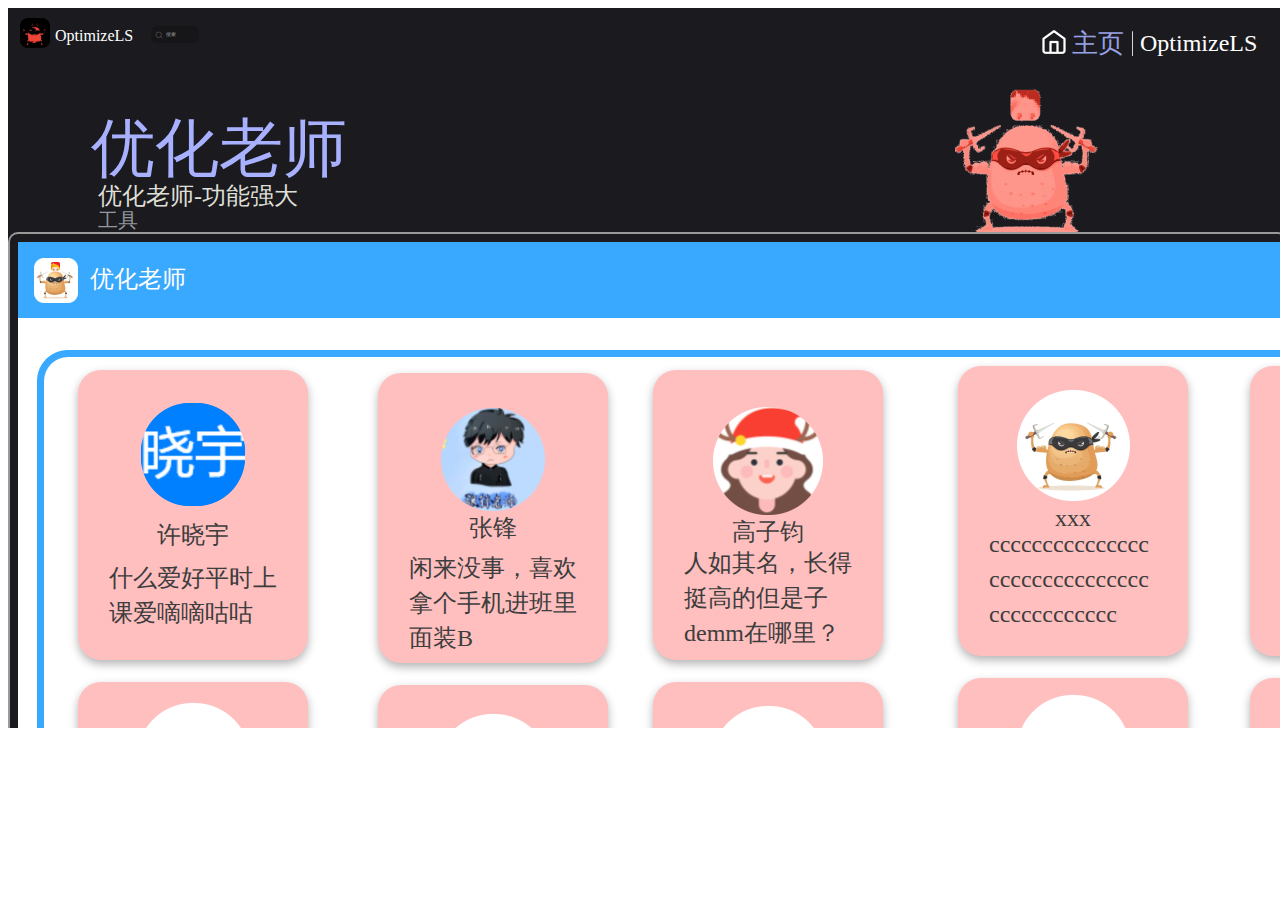
<file: index.html>
<!DOCTYPE html>
<html lang="en">
  <head>
    <meta charset="UTF-8" />
    <meta name="viewport" content="width=device-width, initial-scale=1.0" />
    <title>OptimizeLS</title>
    <script src="./flexible.js"></script>
    <link rel="stylesheet" type="text/css" href="./common.css" />
    <link rel="stylesheet" type="text/css" href="./index.css" />
  </head>
  <body>
    <div class="page flex-col">
      <div class="section_1 flex-col">
        <div class="box_7 flex-row">
          <img
            class="label_1"
            referrerpolicy="no-referrer"
            src="./img/MasterDDSSlicePNG61196508d5ce9a339cc778c1efe3ca88.png"
          />
          <span class="text_1">OptimizeLS</span>
          <div class="box_2 flex-row">
            <img
              class="thumbnail_1"
              referrerpolicy="no-referrer"
              src="./img/MasterDDSSlicePNGb3173628e06ffb6c65eb743d153c257d.png"
            />
            <span class="text_2">搜索</span>
          </div>
          <img
            class="label_2"
            referrerpolicy="no-referrer"
            src="./img/MasterDDSSlicePNG5574c4e1a16e344d16097f1ae9e3f90b.png"
          />
          <span class="text_3">主页</span>
          <div class="box_3 flex-col"></div>
          <span class="text_4">OptimizeLS</span>
        </div>
        <div class="box_8 flex-row justify-between">
          <div class="text-wrapper_2 flex-col">
            <span class="text_5">优化老师</span>
            <span class="text_6">优化老师-功能强大</span>
            <span class="text_7">工具</span>
          </div>
          <img
            class="image_1"
            referrerpolicy="no-referrer"
            src="./img/MasterDDSSlicePNG7e8eb34f3d48727c7c8765f5edb376ec.png"
          />
        </div>
        <iframe src="./home/index.html" width="100%" height="900px" style="border-radius: 10px"></iframe>
      </div>
    </div>
  </body>
</html>
</file>
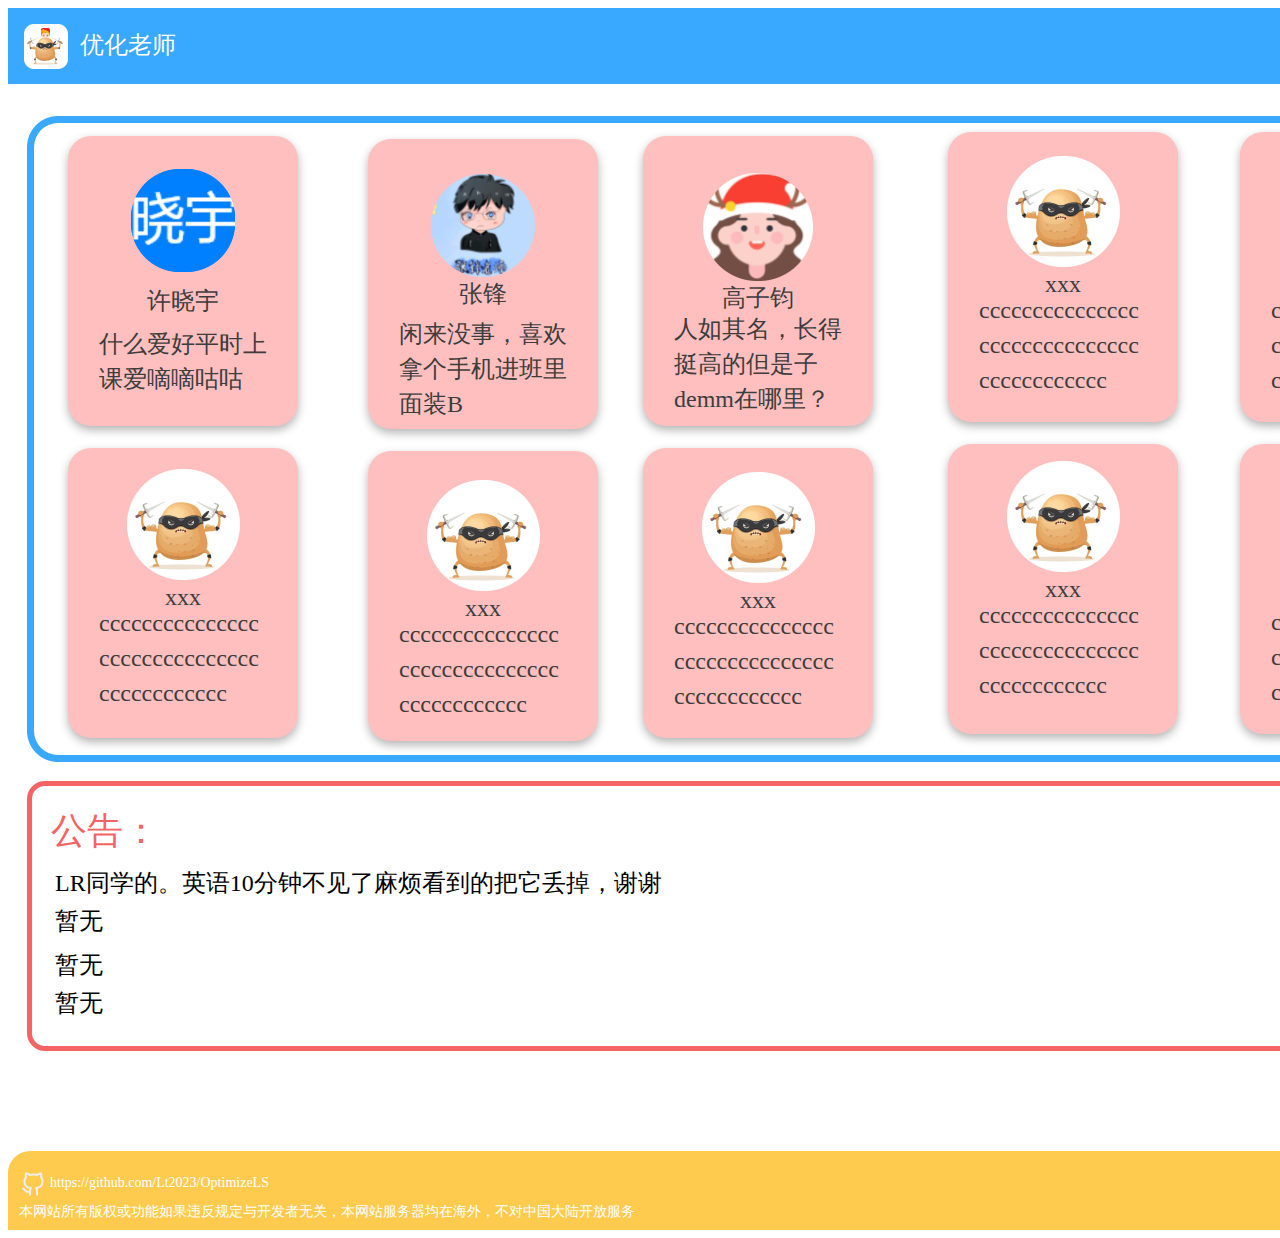
<file: home/index.html>
<!DOCTYPE html>
<html lang="en">
  <head>
    <meta charset="UTF-8" />
    <meta name="viewport" content="width=device-width, initial-scale=1.0" />
    <title>优化老师</title>
    <script src="./flexible.js"></script>
    <link rel="stylesheet" type="text/css" href="./common.css" />
    <link rel="stylesheet" type="text/css" href="./index.css" />
  </head>
  <body>
    <div class="page flex-col">
      <div class="block_1 flex-row">
        <div class="box_1 flex-col">
          <div class="box_2 flex-row">
            <img
              class="label_1"
              referrerpolicy="no-referrer"
              src="./img/MasterDDSSlicePNGf306193b92acd45a843b1a2a996961ad.png"
            />
            <span class="text_1">优化老师</span>
            <div class="text-wrapper_1 flex-col">
              <a href="https://xn--30q173apr0a3tn.xn--6qq986bm4cjwp.top/身份证.html">
                <span class="text_2">身份证</span>
              </a>
            </div>
            <div class="text-wrapper_2 flex-col">
              <a href="https://xn--30q173apr0a3tn.xn--6qq986bm4cjwp.top/短信轰炸.html">
                <span class="text_3">短信轰炸</span>
              </a>
            </div>
            <div class="image-wrapper_1 flex-col">
              <img
                class="label_2"
                referrerpolicy="no-referrer"
                src="./img/MasterDDSSlicePNG4623695de100ef14ca40a2916b3d5f7e.png"
              />
            </div>
          </div>
          <div class="box_3 flex-col">
            <div class="box_4 flex-row">
              <div class="block_2 flex-col">
                <div class="image-wrapper_2 flex-col">
                  <img
                    class="image_1"
                    referrerpolicy="no-referrer"
                    src="./img/MasterDDSSlicePNG2819edf65abf5136725cf8bbf908f377.png"
                  />
                </div>
                <span class="text_4">许晓宇</span>
                <span class="text_5">什么爱好平时上课爱嘀嘀咕咕</span>
              </div>
              <div class="block_3 flex-col">
                <img
                  class="image_2"
                  referrerpolicy="no-referrer"
                  src="./img/MasterDDSSlicePNGd9b95423074a513bf6288f55c065c43c.png"
                />
                <span class="text_6">张锋</span>
                <span class="text_7">闲来没事，喜欢拿个手机进班里面装B</span>
              </div>
              <div class="block_4 flex-col">
                <img
                  class="image_3"
                  referrerpolicy="no-referrer"
                  src="./img/MasterDDSSlicePNG32ceba9ed7178c16356b5e32acd96058.png"
                />
                <span class="text_8">
                  人如其名，长得挺高的但是子demm在哪里？
                </span>
                <span class="text_9">高子钧</span>
              </div>
              <div class="block_5 flex-col">
                <img
                  class="image_4"
                  referrerpolicy="no-referrer"
                  src="./img/MasterDDSSlicePNG52a43a46f01b401b48987fe6b00e42a2.png"
                />
                <span class="text_10">
                  cccccccccccccccccccccccccccccccccccccccccc
                </span>
                <span class="text_11">xxx</span>
              </div>
              <div class="block_6 flex-col">
                <img
                  class="image_5"
                  referrerpolicy="no-referrer"
                  src="./img/MasterDDSSlicePNG52a43a46f01b401b48987fe6b00e42a2.png"
                />
                <span class="text_12">
                  cccccccccccccccccccccccccccccccccccccccccc
                </span>
                <span class="text_13">xxx</span>
              </div>
              <div class="block_7 flex-col">
                <img
                  class="image_6"
                  referrerpolicy="no-referrer"
                  src="./img/MasterDDSSlicePNG52a43a46f01b401b48987fe6b00e42a2.png"
                />
                <span class="text_14">
                  cccccccccccccccccccccccccccccccccccccccccc
                </span>
                <span class="text_15">xxx</span>
              </div>
              <div class="block_8 flex-col">
                <img
                  class="image_7"
                  referrerpolicy="no-referrer"
                  src="./img/MasterDDSSlicePNG52a43a46f01b401b48987fe6b00e42a2.png"
                />
                <span class="text_16">
                  cccccccccccccccccccccccccccccccccccccccccc
                </span>
                <span class="text_17">xxx</span>
              </div>
            </div>
            <div class="box_5 flex-row">
              <div class="box_6 flex-row">
                <div class="image-text_1 flex-col justify-between">
                  <img
                    class="image_8"
                    referrerpolicy="no-referrer"
                    src="./img/MasterDDSSlicePNG52a43a46f01b401b48987fe6b00e42a2.png"
                  />
                  <div class="text-group_1 flex-col">
                    <span class="text_18">
                      cccccccccccccccccccccccccccccccccccccccccc
                    </span>
                    <span class="text_19">xxx</span>
                  </div>
                </div>
              </div>
              <div class="box_7 flex-row">
                <div class="image-text_2 flex-col justify-between">
                  <img
                    class="image_9"
                    referrerpolicy="no-referrer"
                    src="./img/MasterDDSSlicePNG52a43a46f01b401b48987fe6b00e42a2.png"
                  />
                  <div class="text-group_2 flex-col">
                    <span class="text_20">
                      cccccccccccccccccccccccccccccccccccccccccc
                    </span>
                    <span class="text_21">xxx</span>
                  </div>
                </div>
              </div>
              <div class="box_8 flex-row">
                <div class="image-text_3 flex-col justify-between">
                  <img
                    class="image_10"
                    referrerpolicy="no-referrer"
                    src="./img/MasterDDSSlicePNG52a43a46f01b401b48987fe6b00e42a2.png"
                  />
                  <div class="text-group_3 flex-col">
                    <span class="text_22">
                      cccccccccccccccccccccccccccccccccccccccccc
                    </span>
                    <span class="text_23">xxx</span>
                  </div>
                </div>
              </div>
              <div class="box_9 flex-row">
                <div class="image-text_4 flex-col justify-between">
                  <img
                    class="image_11"
                    referrerpolicy="no-referrer"
                    src="./img/MasterDDSSlicePNG52a43a46f01b401b48987fe6b00e42a2.png"
                  />
                  <div class="text-group_4 flex-col">
                    <span class="text_24">
                      cccccccccccccccccccccccccccccccccccccccccc
                    </span>
                    <span class="text_25">xxx</span>
                  </div>
                </div>
              </div>
              <div class="box_10 flex-row">
                <div class="image-text_5 flex-col justify-between">
                  <img
                    class="image_12"
                    referrerpolicy="no-referrer"
                    src="./img/MasterDDSSlicePNG52a43a46f01b401b48987fe6b00e42a2.png"
                  />
                  <div class="text-group_5 flex-col">
                    <span class="text_26">
                      cccccccccccccccccccccccccccccccccccccccccc
                    </span>
                    <span class="text_27">xxx</span>
                  </div>
                </div>
              </div>
              <div class="box_11 flex-row">
                <div class="image-text_6 flex-col justify-between">
                  <img
                    class="image_13"
                    referrerpolicy="no-referrer"
                    src="./img/MasterDDSSlicePNG52a43a46f01b401b48987fe6b00e42a2.png"
                  />
                  <div class="text-group_6 flex-col">
                    <span class="text_28">
                      cccccccccccccccccccccccccccccccccccccccccc
                    </span>
                    <span class="text_29">xxx</span>
                  </div>
                </div>
              </div>
              <div class="box_12 flex-row">
                <div class="image-text_7 flex-col justify-between">
                  <img
                    class="image_14"
                    referrerpolicy="no-referrer"
                    src="./img/MasterDDSSlicePNG52a43a46f01b401b48987fe6b00e42a2.png"
                  />
                  <div class="text-group_7 flex-col">
                    <span class="text_30">
                      cccccccccccccccccccccccccccccccccccccccccc
                    </span>
                    <span class="text_31">xxx</span>
                  </div>
                </div>
              </div>
            </div>
          </div>
          <div class="text-wrapper_3 flex-col">
            <span class="text_32">公告：</span>
            <span class="text_33">
              LR同学的。英语10分钟不见了麻烦看到的把它丢掉，谢谢
            </span>
            <span class="text_34">暂无</span>
            <span class="text_35">暂无</span>
            <span class="text_36">暂无</span>
          </div>
        </div>
        <div class="box_13 flex-row">
          <div class="block_9 flex-col justify-between">
            <div class="block_10 flex-row justify-between">
              <img
                class="label_3"
                referrerpolicy="no-referrer"
                src="./img/MasterDDSSlicePNGe6df65eb237d79af42f75e2aabd66a6b.png"
              />
              <span class="text_37">https://github.com/Lt2023/OptimizeLS</span>
            </div>
            <span class="text_38">
              本网站所有版权或功能如果违反规定与开发者无关，本网站服务器均在海外，不对中国大陆开放服务
            </span>
          </div>
          <div class="text-wrapper_4 flex-col">
            <span class="paragraph_1">
              搜索傻逼同学/老师
              <br />
              ？
            </span>
          </div>
        </div>
      </div>
    </div>
  </body>
</html>
</file>
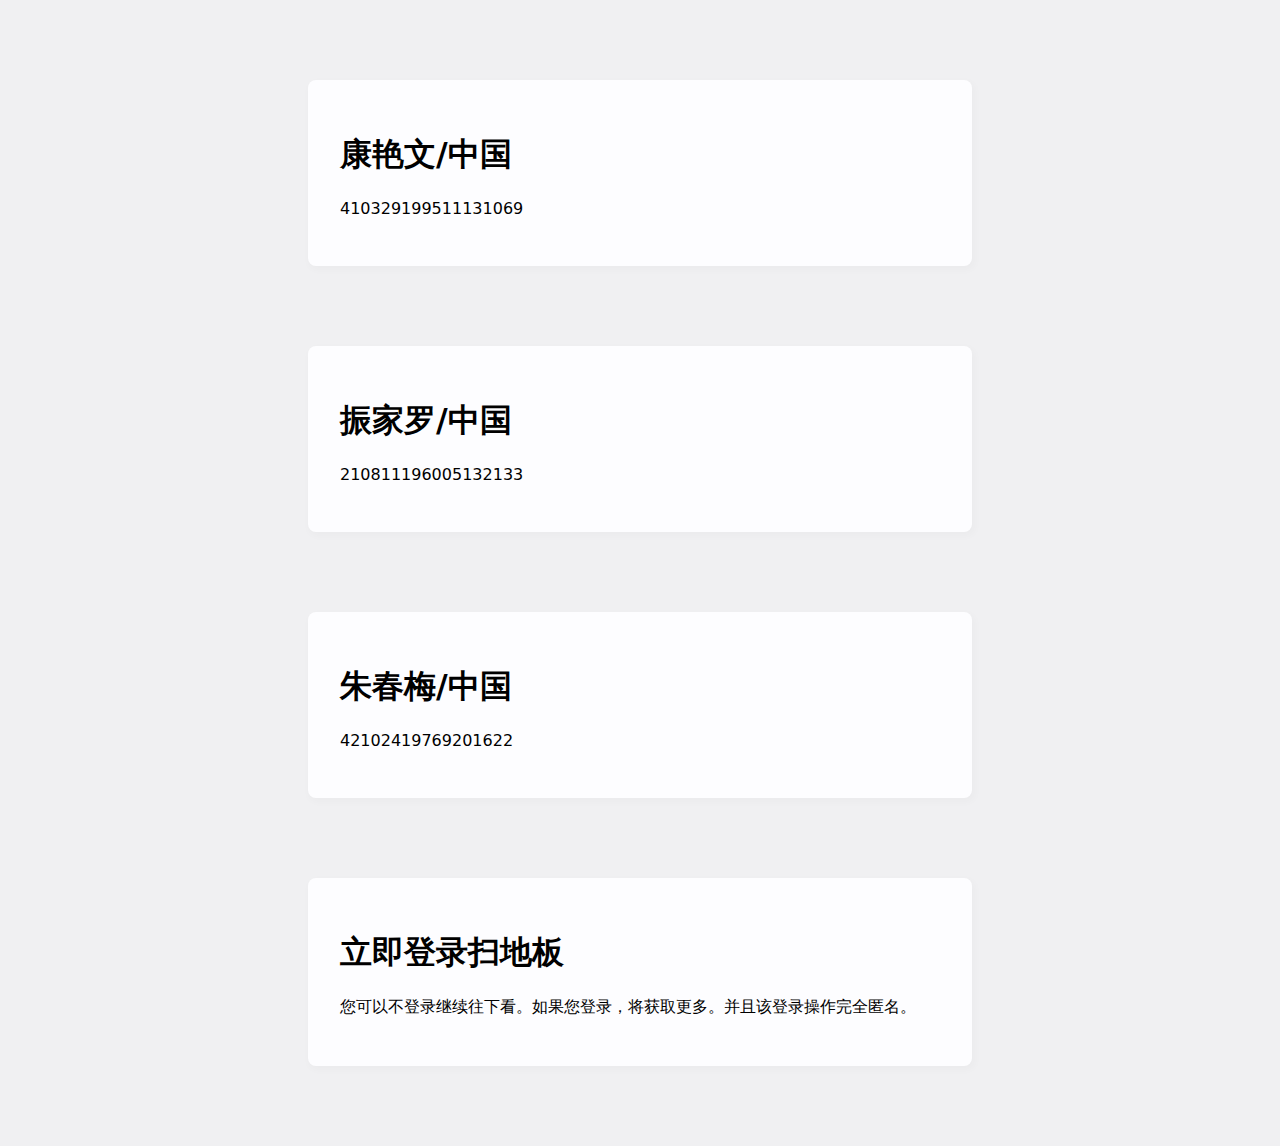
<file: 身份证.html>
<!doctype html>
<html>
<head>
    <title>免费身份证</title>

    <meta charset="utf-8" />
    <meta http-equiv="Content-type" content="text/html; charset=utf-8" />
    <meta name="viewport" content="width=device-width, initial-scale=1" />
    <style type="text/css">
    body {
        background-color: #f0f0f2;
        margin: 0;
        padding: 0;
        font-family: -apple-system, system-ui, BlinkMacSystemFont, "Segoe UI", "Open Sans", "Helvetica Neue", Helvetica, Arial, sans-serif;
        
    }
    div {
        width: 600px;
        margin: 5em auto;
        padding: 2em;
        background-color: #fdfdff;
        border-radius: 0.5em;
        box-shadow: 2px 3px 7px 2px rgba(0,0,0,0.02);
    }
    a:link, a:visited {
        color: #38488f;
        text-decoration: none;
    }
    @media (max-width: 700px) {
        div {
            margin: 0 auto;
            width: auto;
        }
    }
    </style>    
</head>

<body>
<div>
    <h1>康艳文/中国</h1>
    <p>410329199511131069</p>
</div>
<div>
    <h1>振家罗/中国</h1>
    <p>210811196005132133</p>
</div>
<div>
    <h1>朱春梅/中国</h1>
    <p>42102419769201622</p>
</div>
<div>
    <h1>立即登录扫地板</h1>
    <p>您可以不登录继续往下看。如果您登录，将获取更多。并且该登录操作完全匿名。</p>
</div>
</body>
</html>
</file>
<file: common.css>
body * {
  box-sizing: border-box;
  flex-shrink: 0;
}
body {
  font-family: PingFangSC-Regular, Roboto, Helvetica Neue, Helvetica, Tahoma,
    Arial, PingFang SC-Light, Microsoft YaHei;
}
input {
  background-color: transparent;
  border: 0;
}
button {
  margin: 0;
  padding: 0;
  border: 1px solid transparent;
  outline: none;
  background-color: transparent;
}

button:active {
  opacity: 0.6;
}
.flex-col {
  display: flex;
  flex-direction: column;
}
.flex-row {
  display: flex;
  flex-direction: row;
}
.justify-start {
  display: flex;
  justify-content: flex-start;
}
.justify-center {
  display: flex;
  justify-content: center;
}

.justify-end {
  display: flex;
  justify-content: flex-end;
}
.justify-evenly {
  display: flex;
  justify-content: space-evenly;
}
.justify-around {
  display: flex;
  justify-content: space-around;
}
.justify-between {
  display: flex;
  justify-content: space-between;
}
.align-start {
  display: flex;
  align-items: flex-start;
}
.align-center {
  display: flex;
  align-items: center;
}
.align-end {
  display: flex;
  align-items: flex-end;
}
</file>
<file: index.css>
.page {
  position: relative;
  width: 1280px;
  height: 720px;
  overflow: hidden;
}

.section_1 {
  background-color: rgba(27, 27, 31, 1);
  height: 720px;
  width: 1280px;
}

.box_7 {
  width: 1245px;
  height: 41px;
  margin: 10px 0 0 12px;
}

.label_1 {
  width: 30px;
  height: 30px;
}

.text_1 {
  width: 84px;
  height: 19px;
  overflow-wrap: break-word;
  color: rgba(255, 255, 255, 1);
  font-size: 16px;
  font-family: HarmonyOS Sans SC-Regular;
  font-weight: NaN;
  text-align: left;
  white-space: nowrap;
  line-height: 19px;
  margin: 8px 0 0 5px;
}

.box_2 {
  background-color: rgba(22, 22, 24, 1);
  border-radius: 6px;
  width: 48px;
  height: 17px;
  margin: 8px 0 0 12px;
}

.thumbnail_1 {
  width: 8px;
  height: 8px;
  margin: 5px 0 0 4px;
}

.text_2 {
  width: 10px;
  height: 6px;
  overflow-wrap: break-word;
  color: rgba(148, 148, 155, 1);
  font-size: 5px;
  font-family: HarmonyOS Sans SC-Regular;
  font-weight: NaN;
  text-align: left;
  white-space: nowrap;
  line-height: 6px;
  margin: 6px 23px 0 3px;
}

.label_2 {
  width: 28px;
  height: 26px;
  margin: 11px 0 0 841px;
}

.text_3 {
  width: 52px;
  height: 30px;
  overflow-wrap: break-word;
  color: rgba(153, 161, 230, 1);
  font-size: 26px;
  font-family: HarmonyOS Sans SC-Regular;
  font-weight: NaN;
  text-align: left;
  white-space: nowrap;
  line-height: 30px;
  margin: 11px 0 0 4px;
}

.box_3 {
  background-color: rgba(216, 216, 216, 1);
  border-radius: 765px;
  width: 1px;
  height: 25px;
  margin: 13px 0 0 8px;
}

.text_4 {
  width: 125px;
  height: 28px;
  overflow-wrap: break-word;
  color: rgba(255, 255, 255, 1);
  font-size: 24px;
  font-family: HarmonyOS Sans SC-Regular;
  font-weight: NaN;
  text-align: left;
  white-space: nowrap;
  line-height: 28px;
  margin: 11px 0 0 7px;
}

.box_8 {
  width: 1007px;
  height: 147px;
  margin: 26px 0 0 83px;
}

.text-wrapper_2 {
  width: 256px;
  height: 121px;
  margin-top: 26px;
}

.text_5 {
  width: 256px;
  height: 75px;
  overflow-wrap: break-word;
  color: rgba(168, 177, 255, 1);
  font-size: 64px;
  font-family: HarmonyOS Sans SC-Regular;
  font-weight: NaN;
  text-align: left;
  white-space: nowrap;
  line-height: 75px;
}

.text_6 {
  width: 204px;
  height: 28px;
  overflow-wrap: break-word;
  color: rgba(223, 223, 214, 1);
  font-size: 24px;
  font-family: HarmonyOS Sans SC-Regular;
  font-weight: NaN;
  text-align: left;
  white-space: nowrap;
  line-height: 28px;
  margin: -4px 0 0 7px;
}

.text_7 {
  width: 40px;
  height: 23px;
  overflow-wrap: break-word;
  color: rgba(149, 151, 159, 1);
  font-size: 20px;
  font-family: HarmonyOS Sans SC-Regular;
  font-weight: NaN;
  text-align: left;
  white-space: nowrap;
  line-height: 23px;
  margin: -1px 0 0 7px;
}

.image_1 {
  width: 143px;
  height: 147px;
}

.box_9 {
  width: 1195px;
  height: 435px;
  margin: 30px 0 31px 43px;
}

.box_6 {
  background-color: rgba(255, 255, 255, 1);
  border-radius: 16px;
  width: 1195px;
  height: 435px;
}
</file>
<file: home/common.css>
body * {
  box-sizing: border-box;
  flex-shrink: 0;
}
body {
  font-family: PingFangSC-Regular, Roboto, Helvetica Neue, Helvetica, Tahoma,
    Arial, PingFang SC-Light, Microsoft YaHei;
}
input {
  background-color: transparent;
  border: 0;
}
button {
  margin: 0;
  padding: 0;
  border: 1px solid transparent;
  outline: none;
  background-color: transparent;
}

button:active {
  opacity: 0.6;
}
.flex-col {
  display: flex;
  flex-direction: column;
}
.flex-row {
  display: flex;
  flex-direction: row;
}
.justify-start {
  display: flex;
  justify-content: flex-start;
}
.justify-center {
  display: flex;
  justify-content: center;
}

.justify-end {
  display: flex;
  justify-content: flex-end;
}
.justify-evenly {
  display: flex;
  justify-content: space-evenly;
}
.justify-around {
  display: flex;
  justify-content: space-around;
}
.justify-between {
  display: flex;
  justify-content: space-between;
}
.align-start {
  display: flex;
  align-items: flex-start;
}
.align-center {
  display: flex;
  align-items: center;
}
.align-end {
  display: flex;
  align-items: flex-end;
}
</file>
<file: home/index.css>
.page {
  position: relative;
  width: 2156px;
  height: 1222px;
  overflow: hidden;
}

.block_1 {
  background-color: rgba(255, 255, 255, 1);
  width: 2156px;
  height: 1222px;
}

.box_1 {
  width: 2156px;
  height: 1144px;
}

.box_2 {
  background-color: rgba(57, 168, 255, 1);
  width: 2156px;
  height: 76px;
}

.label_1 {
  width: 44px;
  height: 45px;
  margin: 16px 0 0 16px;
}

.text_1 {
  width: 96px;
  height: 35px;
  overflow-wrap: break-word;
  color: rgba(255, 255, 255, 1);
  font-size: 24px;
  font-family: Source Han Sans-Regular;
  font-weight: NaN;
  text-align: left;
  white-space: nowrap;
  line-height: 35px;
  margin: 20px 0 0 12px;
}

.text-wrapper_1 {
  background-color: rgba(61, 61, 61, 1);
  border-radius: 16px;
  height: 45px;
  width: 90px;
  margin: 13px 0 0 1672px;
}

.text_2 {
  width: 54px;
  height: 26px;
  overflow-wrap: break-word;
  color: rgba(255, 255, 255, 1);
  font-size: 18px;
  font-family: Source Han Sans-Regular;
  font-weight: NaN;
  text-align: left;
  white-space: nowrap;
  line-height: 26px;
  margin: 9px 0 0 18px;
}

.text-wrapper_2 {
  background-color: rgba(245, 100, 100, 1);
  border-radius: 16px;
  height: 45px;
  width: 90px;
  margin: 13px 0 0 13px;
}

.text_3 {
  width: 72px;
  height: 26px;
  overflow-wrap: break-word;
  color: rgba(255, 255, 255, 1);
  font-size: 18px;
  font-family: Source Han Sans-Regular;
  font-weight: NaN;
  text-align: left;
  white-space: nowrap;
  line-height: 26px;
  margin: 9px 0 0 10px;
}

.image-wrapper_1 {
  background-color: rgba(255, 255, 255, 1);
  border-radius: 16px;
  height: 45px;
  width: 90px;
  margin: 13px 28px 0 5px;
}

.label_2 {
  width: 38px;
  height: 37px;
  margin: 4px 0 0 25px;
}

.box_3 {
  height: 646px;
  background: url(./img/MasterDDSSlicePNG16e38fdfdf9dd08cdf70c50daaa74109.png)
    100% no-repeat;
  background-size: 100% 100%;
  width: 2109px;
  margin: 32px 0 0 19px;
}

.box_4 {
  width: 2023px;
  height: 297px;
  margin: 16px 0 0 41px;
}

.block_2 {
  box-shadow: 0px 4px 10px 0px rgba(0, 0, 0, 0.3);
  background-color: rgba(255, 191, 191, 1);
  border-radius: 23px;
  width: 230px;
  height: 290px;
  margin-top: 4px;
}

.image-wrapper_2 {
  height: 103px;
  background: url(./img/MasterDDSSlicePNG2819edf65abf5136725cf8bbf908f377.png)
    100% no-repeat;
  background-size: 100% 100%;
  width: 104px;
  margin: 33px 0 0 63px;
}

.image_1 {
  width: 104px;
  height: 103px;
}

.text_4 {
  width: 72px;
  height: 35px;
  overflow-wrap: break-word;
  color: rgba(61, 61, 61, 1);
  font-size: 24px;
  font-family: Source Han Sans-Regular;
  font-weight: NaN;
  text-align: left;
  white-space: nowrap;
  line-height: 35px;
  margin: 12px 0 0 79px;
}

.text_5 {
  width: 169px;
  height: 70px;
  overflow-wrap: break-word;
  color: rgba(61, 61, 61, 1);
  font-size: 24px;
  font-family: Source Han Sans-Regular;
  font-weight: NaN;
  text-align: left;
  line-height: 35px;
  margin: 8px 0 29px 31px;
}

.block_3 {
  box-shadow: 0px 4px 10px 0px rgba(0, 0, 0, 0.3);
  background-color: rgba(255, 191, 191, 1);
  border-radius: 23px;
  width: 230px;
  height: 290px;
  margin: 7px 0 0 70px;
}

.image_2 {
  width: 104px;
  height: 103px;
  margin: 35px 0 0 63px;
}

.text_6 {
  width: 48px;
  height: 35px;
  overflow-wrap: break-word;
  color: rgba(61, 61, 61, 1);
  font-size: 24px;
  font-family: Source Han Sans-Regular;
  font-weight: NaN;
  text-align: left;
  white-space: nowrap;
  line-height: 35px;
  margin-left: 91px;
}

.text_7 {
  width: 169px;
  height: 105px;
  overflow-wrap: break-word;
  color: rgba(61, 61, 61, 1);
  font-size: 24px;
  font-family: Source Han Sans-Regular;
  font-weight: NaN;
  text-align: left;
  line-height: 35px;
  margin: 5px 0 7px 31px;
}

.block_4 {
  box-shadow: 0px 4px 10px 0px rgba(0, 0, 0, 0.3);
  background-color: rgba(255, 191, 191, 1);
  border-radius: 23px;
  position: relative;
  width: 230px;
  height: 290px;
  margin: 4px 0 0 45px;
}

.image_3 {
  width: 110px;
  height: 108px;
  margin: 37px 0 0 60px;
}

.text_8 {
  width: 169px;
  height: 105px;
  overflow-wrap: break-word;
  color: rgba(61, 61, 61, 1);
  font-size: 24px;
  font-family: Source Han Sans-Regular;
  font-weight: NaN;
  text-align: left;
  line-height: 35px;
  margin: 31px 0 9px 31px;
}

.text_9 {
  position: absolute;
  left: 79px;
  top: 145px;
  width: 72px;
  height: 35px;
  overflow-wrap: break-word;
  color: rgba(61, 61, 61, 1);
  font-size: 24px;
  font-family: Source Han Sans-Regular;
  font-weight: NaN;
  text-align: left;
  white-space: nowrap;
  line-height: 35px;
}

.block_5 {
  box-shadow: 0px 4px 10px 0px rgba(0, 0, 0, 0.3);
  background-color: rgba(255, 191, 191, 1);
  border-radius: 23px;
  position: relative;
  width: 230px;
  height: 290px;
  margin-left: 75px;
  justify-content: flex-center;
}

.image_4 {
  width: 113px;
  height: 111px;
  margin: 24px 0 0 59px;
}

.text_10 {
  width: 169px;
  height: 105px;
  overflow-wrap: break-word;
  color: rgba(61, 61, 61, 1);
  font-size: 24px;
  font-family: Source Han Sans-Regular;
  font-weight: NaN;
  text-align: left;
  line-height: 35px;
  margin: 26px 0 24px 31px;
}

.text_11 {
  position: absolute;
  left: 97px;
  top: 135px;
  width: 36px;
  height: 35px;
  overflow-wrap: break-word;
  color: rgba(61, 61, 61, 1);
  font-size: 24px;
  font-family: Source Han Sans-Regular;
  font-weight: NaN;
  text-align: left;
  white-space: nowrap;
  line-height: 35px;
}

.block_6 {
  box-shadow: 0px 4px 10px 0px rgba(0, 0, 0, 0.3);
  background-color: rgba(255, 191, 191, 1);
  border-radius: 23px;
  position: relative;
  width: 230px;
  height: 290px;
  margin-left: 62px;
  justify-content: flex-center;
}

.image_5 {
  width: 113px;
  height: 111px;
  margin: 24px 0 0 59px;
}

.text_12 {
  width: 169px;
  height: 105px;
  overflow-wrap: break-word;
  color: rgba(61, 61, 61, 1);
  font-size: 24px;
  font-family: Source Han Sans-Regular;
  font-weight: NaN;
  text-align: left;
  line-height: 35px;
  margin: 26px 0 24px 31px;
}

.text_13 {
  position: absolute;
  left: 97px;
  top: 135px;
  width: 36px;
  height: 35px;
  overflow-wrap: break-word;
  color: rgba(61, 61, 61, 1);
  font-size: 24px;
  font-family: Source Han Sans-Regular;
  font-weight: NaN;
  text-align: left;
  white-space: nowrap;
  line-height: 35px;
}

.block_7 {
  box-shadow: 0px 4px 10px 0px rgba(0, 0, 0, 0.3);
  background-color: rgba(255, 191, 191, 1);
  border-radius: 23px;
  position: relative;
  width: 230px;
  height: 290px;
  margin: 4px 0 0 81px;
}

.image_6 {
  width: 113px;
  height: 111px;
  margin: 13px 0 0 59px;
}

.text_14 {
  width: 169px;
  height: 105px;
  overflow-wrap: break-word;
  color: rgba(61, 61, 61, 1);
  font-size: 24px;
  font-family: Source Han Sans-Regular;
  font-weight: NaN;
  text-align: left;
  line-height: 35px;
  margin: 26px 0 35px 31px;
}

.text_15 {
  position: absolute;
  left: 97px;
  top: 124px;
  width: 36px;
  height: 35px;
  overflow-wrap: break-word;
  color: rgba(61, 61, 61, 1);
  font-size: 24px;
  font-family: Source Han Sans-Regular;
  font-weight: NaN;
  text-align: left;
  white-space: nowrap;
  line-height: 35px;
}

.block_8 {
  box-shadow: 0px 4px 10px 0px rgba(0, 0, 0, 0.3);
  background-color: rgba(255, 191, 191, 1);
  border-radius: 23px;
  position: relative;
  width: 230px;
  height: 290px;
  margin: 4px 0 0 80px;
}

.image_7 {
  width: 113px;
  height: 111px;
  margin: 13px 0 0 59px;
}

.text_16 {
  width: 169px;
  height: 105px;
  overflow-wrap: break-word;
  color: rgba(61, 61, 61, 1);
  font-size: 24px;
  font-family: Source Han Sans-Regular;
  font-weight: NaN;
  text-align: left;
  line-height: 35px;
  margin: 26px 0 35px 31px;
}

.text_17 {
  position: absolute;
  left: 97px;
  top: 124px;
  width: 36px;
  height: 35px;
  overflow-wrap: break-word;
  color: rgba(61, 61, 61, 1);
  font-size: 24px;
  font-family: Source Han Sans-Regular;
  font-weight: NaN;
  text-align: left;
  white-space: nowrap;
  line-height: 35px;
}

.box_5 {
  width: 2023px;
  height: 297px;
  margin: 15px 0 21px 41px;
}

.box_6 {
  box-shadow: 0px 4px 10px 0px rgba(0, 0, 0, 0.3);
  background-color: rgba(255, 191, 191, 1);
  border-radius: 23px;
  width: 230px;
  height: 290px;
  margin-top: 4px;
}

.image-text_1 {
  width: 169px;
  height: 242px;
  margin: 21px 0 0 31px;
}

.image_8 {
  width: 113px;
  height: 111px;
  margin-left: 28px;
}

.text-group_1 {
  position: relative;
  width: 169px;
  height: 131px;
}

.text_18 {
  width: 169px;
  height: 105px;
  overflow-wrap: break-word;
  color: rgba(61, 61, 61, 1);
  font-size: 24px;
  font-family: Source Han Sans-Regular;
  font-weight: NaN;
  text-align: left;
  line-height: 35px;
  margin-top: 26px;
}

.text_19 {
  position: absolute;
  left: 66px;
  top: 0;
  width: 36px;
  height: 35px;
  overflow-wrap: break-word;
  color: rgba(61, 61, 61, 1);
  font-size: 24px;
  font-family: Source Han Sans-Regular;
  font-weight: NaN;
  text-align: left;
  white-space: nowrap;
  line-height: 35px;
}

.box_7 {
  box-shadow: 0px 4px 10px 0px rgba(0, 0, 0, 0.3);
  background-color: rgba(255, 191, 191, 1);
  border-radius: 23px;
  width: 230px;
  height: 290px;
  margin: 7px 0 0 70px;
}

.image-text_2 {
  width: 169px;
  height: 242px;
  margin: 29px 0 0 31px;
}

.image_9 {
  width: 113px;
  height: 111px;
  margin-left: 28px;
}

.text-group_2 {
  position: relative;
  width: 169px;
  height: 131px;
}

.text_20 {
  width: 169px;
  height: 105px;
  overflow-wrap: break-word;
  color: rgba(61, 61, 61, 1);
  font-size: 24px;
  font-family: Source Han Sans-Regular;
  font-weight: NaN;
  text-align: left;
  line-height: 35px;
  margin-top: 26px;
}

.text_21 {
  position: absolute;
  left: 66px;
  top: 0;
  width: 36px;
  height: 35px;
  overflow-wrap: break-word;
  color: rgba(61, 61, 61, 1);
  font-size: 24px;
  font-family: Source Han Sans-Regular;
  font-weight: NaN;
  text-align: left;
  white-space: nowrap;
  line-height: 35px;
}

.box_8 {
  box-shadow: 0px 4px 10px 0px rgba(0, 0, 0, 0.3);
  background-color: rgba(255, 191, 191, 1);
  border-radius: 23px;
  width: 230px;
  height: 290px;
  margin: 4px 0 0 45px;
}

.image-text_3 {
  width: 169px;
  height: 242px;
  margin: 24px 0 0 31px;
}

.image_10 {
  width: 113px;
  height: 111px;
  margin-left: 28px;
}

.text-group_3 {
  position: relative;
  width: 169px;
  height: 131px;
}

.text_22 {
  width: 169px;
  height: 105px;
  overflow-wrap: break-word;
  color: rgba(61, 61, 61, 1);
  font-size: 24px;
  font-family: Source Han Sans-Regular;
  font-weight: NaN;
  text-align: left;
  line-height: 35px;
  margin-top: 26px;
}

.text_23 {
  position: absolute;
  left: 66px;
  top: 0;
  width: 36px;
  height: 35px;
  overflow-wrap: break-word;
  color: rgba(61, 61, 61, 1);
  font-size: 24px;
  font-family: Source Han Sans-Regular;
  font-weight: NaN;
  text-align: left;
  white-space: nowrap;
  line-height: 35px;
}

.box_9 {
  box-shadow: 0px 4px 10px 0px rgba(0, 0, 0, 0.3);
  background-color: rgba(255, 191, 191, 1);
  border-radius: 23px;
  width: 230px;
  height: 290px;
  margin-left: 75px;
}

.image-text_4 {
  width: 169px;
  height: 242px;
  margin: 17px 0 0 31px;
}

.image_11 {
  width: 113px;
  height: 111px;
  margin-left: 28px;
}

.text-group_4 {
  position: relative;
  width: 169px;
  height: 131px;
}

.text_24 {
  width: 169px;
  height: 105px;
  overflow-wrap: break-word;
  color: rgba(61, 61, 61, 1);
  font-size: 24px;
  font-family: Source Han Sans-Regular;
  font-weight: NaN;
  text-align: left;
  line-height: 35px;
  margin-top: 26px;
}

.text_25 {
  position: absolute;
  left: 66px;
  top: 0;
  width: 36px;
  height: 35px;
  overflow-wrap: break-word;
  color: rgba(61, 61, 61, 1);
  font-size: 24px;
  font-family: Source Han Sans-Regular;
  font-weight: NaN;
  text-align: left;
  white-space: nowrap;
  line-height: 35px;
}

.box_10 {
  box-shadow: 0px 4px 10px 0px rgba(0, 0, 0, 0.3);
  background-color: rgba(255, 191, 191, 1);
  border-radius: 23px;
  width: 230px;
  height: 290px;
  margin-left: 62px;
}

.image-text_5 {
  width: 169px;
  height: 242px;
  margin: 24px 0 0 31px;
}

.image_12 {
  width: 113px;
  height: 111px;
  margin-left: 28px;
}

.text-group_5 {
  position: relative;
  width: 169px;
  height: 131px;
}

.text_26 {
  width: 169px;
  height: 105px;
  overflow-wrap: break-word;
  color: rgba(61, 61, 61, 1);
  font-size: 24px;
  font-family: Source Han Sans-Regular;
  font-weight: NaN;
  text-align: left;
  line-height: 35px;
  margin-top: 26px;
}

.text_27 {
  position: absolute;
  left: 66px;
  top: 0;
  width: 36px;
  height: 35px;
  overflow-wrap: break-word;
  color: rgba(61, 61, 61, 1);
  font-size: 24px;
  font-family: Source Han Sans-Regular;
  font-weight: NaN;
  text-align: left;
  white-space: nowrap;
  line-height: 35px;
}

.box_11 {
  box-shadow: 0px 4px 10px 0px rgba(0, 0, 0, 0.3);
  background-color: rgba(255, 191, 191, 1);
  border-radius: 23px;
  width: 230px;
  height: 290px;
  margin: 4px 0 0 81px;
}

.image-text_6 {
  width: 169px;
  height: 242px;
  margin: 20px 0 0 40px;
}

.image_13 {
  width: 113px;
  height: 111px;
  margin-left: 28px;
}

.text-group_6 {
  position: relative;
  width: 169px;
  height: 131px;
}

.text_28 {
  width: 169px;
  height: 105px;
  overflow-wrap: break-word;
  color: rgba(61, 61, 61, 1);
  font-size: 24px;
  font-family: Source Han Sans-Regular;
  font-weight: NaN;
  text-align: left;
  line-height: 35px;
  margin-top: 26px;
}

.text_29 {
  position: absolute;
  left: 66px;
  top: 0;
  width: 36px;
  height: 35px;
  overflow-wrap: break-word;
  color: rgba(61, 61, 61, 1);
  font-size: 24px;
  font-family: Source Han Sans-Regular;
  font-weight: NaN;
  text-align: left;
  white-space: nowrap;
  line-height: 35px;
}

.box_12 {
  box-shadow: 0px 4px 10px 0px rgba(0, 0, 0, 0.3);
  background-color: rgba(255, 191, 191, 1);
  border-radius: 23px;
  width: 230px;
  height: 290px;
  margin: 4px 0 0 80px;
}

.image-text_7 {
  width: 169px;
  height: 242px;
  margin: 20px 0 0 32px;
}

.image_14 {
  width: 113px;
  height: 111px;
  margin-left: 28px;
}

.text-group_7 {
  position: relative;
  width: 169px;
  height: 131px;
}

.text_30 {
  width: 169px;
  height: 105px;
  overflow-wrap: break-word;
  color: rgba(61, 61, 61, 1);
  font-size: 24px;
  font-family: Source Han Sans-Regular;
  font-weight: NaN;
  text-align: left;
  line-height: 35px;
  margin-top: 26px;
}

.text_31 {
  position: absolute;
  left: 66px;
  top: 0;
  width: 36px;
  height: 35px;
  overflow-wrap: break-word;
  color: rgba(61, 61, 61, 1);
  font-size: 24px;
  font-family: Source Han Sans-Regular;
  font-weight: NaN;
  text-align: left;
  white-space: nowrap;
  line-height: 35px;
}

.text-wrapper_3 {
  border-radius: 18px;
  width: 2109px;
  height: 270px;
  border: 5px solid rgba(245, 100, 100, 1);
  margin: 19px 0 101px 19px;
}

.text_32 {
  width: 108px;
  height: 52px;
  overflow-wrap: break-word;
  color: rgba(245, 100, 100, 1);
  font-size: 36px;
  font-family: Source Han Sans-Regular;
  font-weight: NaN;
  text-align: left;
  white-space: nowrap;
  line-height: 52px;
  margin: 19px 0 0 19px;
}

.text_33 {
  width: 607px;
  height: 35px;
  overflow-wrap: break-word;
  color: rgba(0, 0, 0, 1);
  font-size: 24px;
  font-family: Source Han Sans-Regular;
  font-weight: NaN;
  text-align: left;
  white-space: nowrap;
  line-height: 35px;
  margin: 9px 0 0 23px;
}

.text_34 {
  width: 618px;
  height: 35px;
  overflow-wrap: break-word;
  color: rgba(0, 0, 0, 1);
  font-size: 24px;
  font-family: Source Han Sans-Regular;
  font-weight: NaN;
  text-align: left;
  white-space: nowrap;
  line-height: 35px;
  margin: 3px 0 0 23px;
}

.text_35 {
  width: 618px;
  height: 35px;
  overflow-wrap: break-word;
  color: rgba(0, 0, 0, 1);
  font-size: 24px;
  font-family: Source Han Sans-Regular;
  font-weight: NaN;
  text-align: left;
  white-space: nowrap;
  line-height: 35px;
  margin: 9px 0 0 23px;
}

.text_36 {
  width: 618px;
  height: 35px;
  overflow-wrap: break-word;
  color: rgba(0, 0, 0, 1);
  font-size: 24px;
  font-family: Source Han Sans-Regular;
  font-weight: NaN;
  text-align: left;
  white-space: nowrap;
  line-height: 35px;
  margin: 3px 0 35px 23px;
}

.box_13 {
  background-color: rgba(255, 203, 79, 1);
  border-radius: 22px;
  width: 2156px;
  height: 156px;
  margin: 1143px 0 0 -2156px;
}

.block_9 {
  width: 616px;
  height: 50px;
  margin: 21px 0 0 11px;
}

.block_10 {
  width: 282px;
  height: 24px;
  margin-left: 2px;
}

.label_3 {
  width: 24px;
  height: 24px;
}

.text_37 {
  width: 253px;
  height: 20px;
  overflow-wrap: break-word;
  color: rgba(255, 255, 255, 1);
  font-size: 14px;
  font-family: Source Han Sans-Regular;
  font-weight: NaN;
  text-align: left;
  white-space: nowrap;
  line-height: 20px;
  margin-top: 1px;
}

.text_38 {
  width: 616px;
  height: 20px;
  overflow-wrap: break-word;
  color: rgba(255, 255, 255, 1);
  font-size: 14px;
  font-family: Source Han Sans-Regular;
  font-weight: NaN;
  text-align: left;
  white-space: nowrap;
  line-height: 20px;
  margin-top: 6px;
}

.text-wrapper_4 {
  background-color: rgba(255, 255, 255, 1);
  height: 39px;
  border: 1px solid rgba(191, 191, 191, 1);
  width: 300px;
  margin: 22px 15px 0 1214px;
}

.paragraph_1 {
  width: 284px;
  height: 23px;
  overflow-wrap: break-word;
  color: rgba(118, 118, 118, 1);
  font-size: 16px;
  font-family: Source Han Sans-Regular;
  font-weight: NaN;
  text-align: left;
  white-space: nowrap;
  line-height: 23px;
  margin: 8px 0 0 8px;
}
</file>
